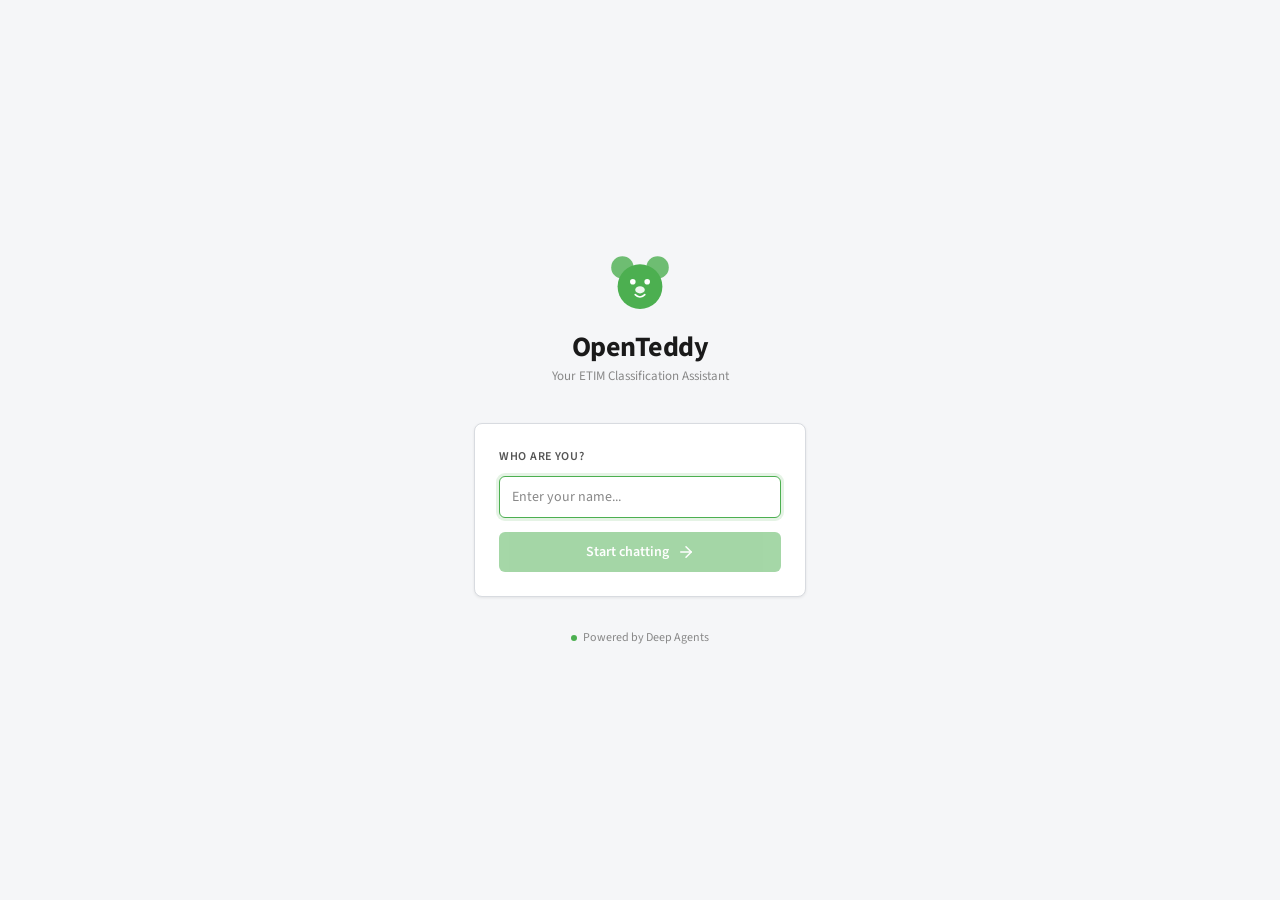
<file: frontend/index.html>
<!DOCTYPE html>
<html lang="nl">
<head>
    <meta charset="UTF-8">
    <meta name="viewport" content="width=device-width, initial-scale=1.0">
    <title>OpenTeddy</title>
    <link rel="preconnect" href="https://fonts.googleapis.com">
    <link rel="preconnect" href="https://fonts.gstatic.com" crossorigin>
    <link href="https://fonts.googleapis.com/css2?family=IBM+Plex+Mono:wght@400;500;600&family=Source+Sans+3:ital,wght@0,400;0,600;0,700;1,400&display=swap" rel="stylesheet">
    <link rel="stylesheet" href="style.css">
</head>
<body>
    <!-- Username gate -->
    <div id="login-screen" class="screen">
        <div class="login-container">
            <div class="login-brand">
                <div class="bear-icon">
                    <svg viewBox="0 0 80 80" fill="none" xmlns="http://www.w3.org/2000/svg">
                        <circle cx="18" cy="18" r="14" fill="#d4a054" opacity="0.8"/>
                        <circle cx="62" cy="18" r="14" fill="#d4a054" opacity="0.8"/>
                        <circle cx="40" cy="42" r="28" fill="#d4a054"/>
                        <circle cx="31" cy="36" r="3.5" fill="#1a1d23"/>
                        <circle cx="49" cy="36" r="3.5" fill="#1a1d23"/>
                        <ellipse cx="40" cy="46" rx="6" ry="4.5" fill="#1a1d23" opacity="0.7"/>
                        <path d="M34 52 Q40 58 46 52" stroke="#1a1d23" stroke-width="2" fill="none" stroke-linecap="round"/>
                    </svg>
                </div>
                <h1 class="login-title">OpenTeddy</h1>
                <p class="login-subtitle">Your ETIM Classification Assistant</p>
            </div>
            <div class="login-form">
                <label for="username-input" class="login-label">Who are you?</label>
                <input
                    type="text"
                    id="username-input"
                    class="login-input"
                    placeholder="Enter your name..."
                    autocomplete="off"
                    spellcheck="false"
                >
                <button id="login-btn" class="login-btn" disabled>
                    <span>Start chatting</span>
                    <svg width="18" height="18" viewBox="0 0 24 24" fill="none" stroke="currentColor" stroke-width="2" stroke-linecap="round" stroke-linejoin="round"><line x1="5" y1="12" x2="19" y2="12"/><polyline points="12 5 19 12 12 19"/></svg>
                </button>
            </div>
            <div class="login-footer">
                <span class="login-dot"></span>
                Powered by Deep Agents
            </div>
        </div>
    </div>

    <!-- Chat screen -->
    <div id="chat-screen" class="screen hidden">
        <header class="chat-header">
            <div class="header-left">
                <div class="header-bear">
                    <svg viewBox="0 0 80 80" fill="none" xmlns="http://www.w3.org/2000/svg">
                        <circle cx="18" cy="18" r="14" fill="#d4a054" opacity="0.8"/>
                        <circle cx="62" cy="18" r="14" fill="#d4a054" opacity="0.8"/>
                        <circle cx="40" cy="42" r="28" fill="#d4a054"/>
                        <circle cx="31" cy="36" r="3.5" fill="#1a1d23"/>
                        <circle cx="49" cy="36" r="3.5" fill="#1a1d23"/>
                        <ellipse cx="40" cy="46" rx="6" ry="4.5" fill="#1a1d23" opacity="0.7"/>
                        <path d="M34 52 Q40 58 46 52" stroke="#1a1d23" stroke-width="2" fill="none" stroke-linecap="round"/>
                    </svg>
                </div>
                <div class="header-info">
                    <h1 class="header-title">OpenTeddy</h1>
                    <span class="header-status" id="status-text">Ready</span>
                </div>
            </div>
            <div class="header-right">
                <span class="header-user" id="header-username"></span>
                <button class="logout-btn" id="logout-btn" title="Switch user">
                    <svg width="16" height="16" viewBox="0 0 24 24" fill="none" stroke="currentColor" stroke-width="2" stroke-linecap="round" stroke-linejoin="round"><path d="M9 21H5a2 2 0 0 1-2-2V5a2 2 0 0 1 2-2h4"/><polyline points="16 17 21 12 16 7"/><line x1="21" y1="12" x2="9" y2="12"/></svg>
                </button>
            </div>
        </header>

        <main class="chat-messages" id="messages">
            <div class="welcome-message">
                <div class="welcome-bear">
                    <svg viewBox="0 0 80 80" fill="none" xmlns="http://www.w3.org/2000/svg">
                        <circle cx="18" cy="18" r="14" fill="#d4a054" opacity="0.6"/>
                        <circle cx="62" cy="18" r="14" fill="#d4a054" opacity="0.6"/>
                        <circle cx="40" cy="42" r="28" fill="#d4a054" opacity="0.8"/>
                        <circle cx="31" cy="36" r="3.5" fill="#1a1d23"/>
                        <circle cx="49" cy="36" r="3.5" fill="#1a1d23"/>
                        <ellipse cx="40" cy="46" rx="6" ry="4.5" fill="#1a1d23" opacity="0.7"/>
                        <path d="M34 52 Q40 58 46 52" stroke="#1a1d23" stroke-width="2" fill="none" stroke-linecap="round"/>
                    </svg>
                </div>
                <p class="welcome-text">Hi! I'm your ETIM classification assistant.<br>Ask me to classify products, create spreadsheets, or browse the web.</p>
            </div>
        </main>

        <footer class="chat-input-area">
            <div class="input-container">
                <textarea
                    id="message-input"
                    class="message-input"
                    placeholder="Ask OpenTeddy something..."
                    rows="1"
                    autofocus
                ></textarea>
                <button id="send-btn" class="send-btn" disabled>
                    <svg width="20" height="20" viewBox="0 0 24 24" fill="none" stroke="currentColor" stroke-width="2" stroke-linecap="round" stroke-linejoin="round"><line x1="22" y1="2" x2="11" y2="13"/><polygon points="22 2 15 22 11 13 2 9 22 2"/></svg>
                </button>
            </div>
        </footer>
    </div>

    <script src="app.js"></script>
</body>
</html>
</file>
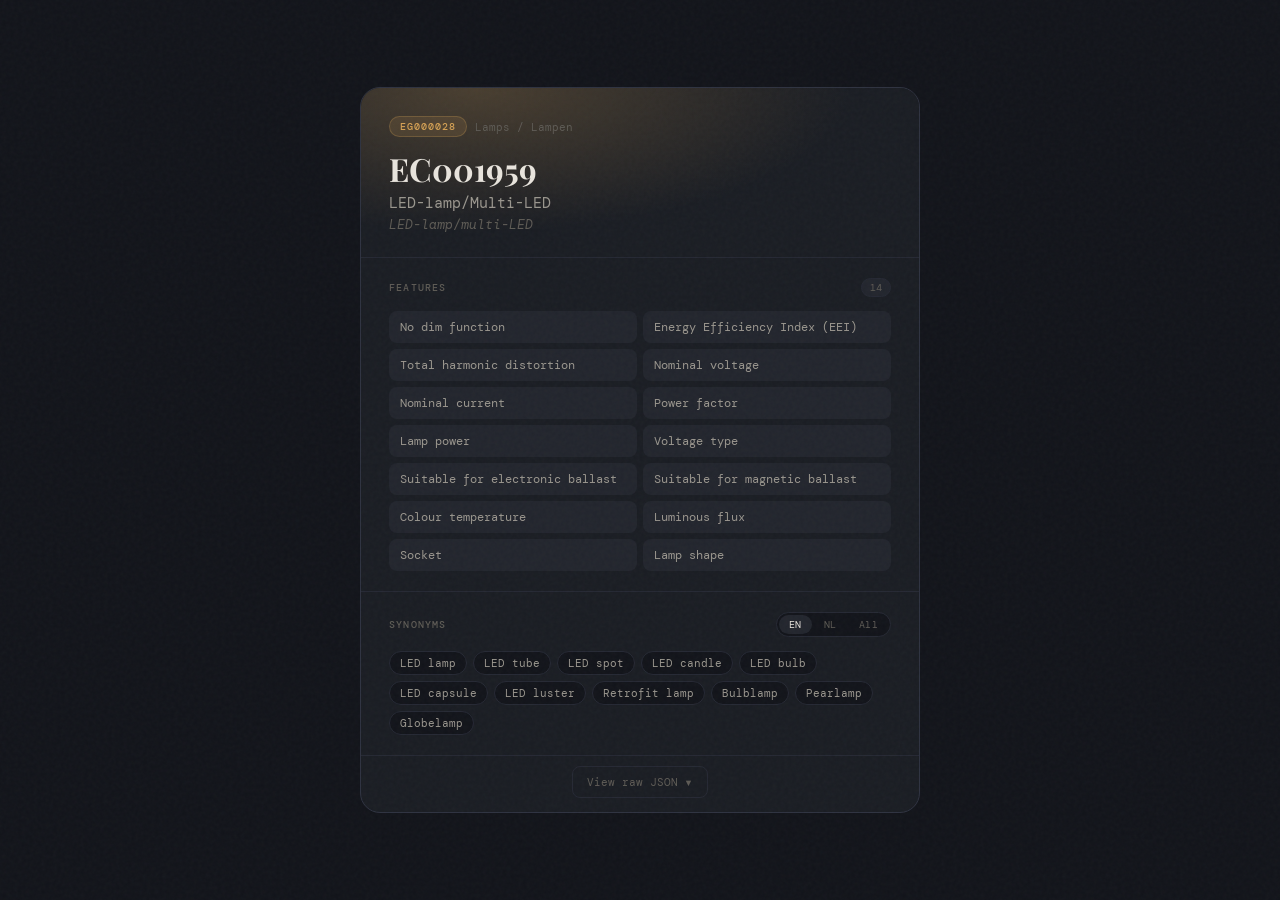
<file: frontend/etim-card.html>
<!DOCTYPE html>
<html lang="en">
<head>
    <meta charset="UTF-8">
    <meta name="viewport" content="width=device-width, initial-scale=1.0">
    <title>ETIM Classification Card</title>
    <link rel="preconnect" href="https://fonts.googleapis.com">
    <link rel="preconnect" href="https://fonts.gstatic.com" crossorigin>
    <link href="https://fonts.googleapis.com/css2?family=DM+Mono:wght@300;400;500&family=Playfair+Display:ital,wght@0,700;1,400&display=swap" rel="stylesheet">
    <style>
        :root {
            --bg-deep: #12141a;
            --bg-surface: #1a1d23;
            --bg-elevated: #22252d;
            --bg-hover: #2a2d36;
            --border: #2e3240;
            --border-subtle: #252833;
            --text-primary: #e8e4dd;
            --text-secondary: #9a968e;
            --text-muted: #5e5b55;
            --amber: #d4a054;
            --amber-soft: #d4a05422;
            --amber-glow: #d4a05440;
            --amber-bright: #e8b868;
            --green: #6ec87a;
            --green-soft: #6ec87a18;
            --blue: #5b9bd5;
            --blue-soft: #5b9bd518;
            --font-display: 'Playfair Display', Georgia, serif;
            --font-mono: 'DM Mono', 'SF Mono', monospace;
            --radius-sm: 8px;
            --radius-md: 12px;
            --radius-lg: 20px;
        }

        *, *::before, *::after { box-sizing: border-box; margin: 0; padding: 0; }

        body {
            font-family: var(--font-mono);
            background: var(--bg-deep);
            color: var(--text-primary);
            min-height: 100vh;
            display: flex;
            align-items: center;
            justify-content: center;
            padding: 40px 20px;
            -webkit-font-smoothing: antialiased;
        }

        body::before {
            content: '';
            position: fixed;
            inset: 0;
            background-image: url("data:image/svg+xml,%3Csvg viewBox='0 0 256 256' xmlns='http://www.w3.org/2000/svg'%3E%3Cfilter id='n'%3E%3CfeTurbulence type='fractalNoise' baseFrequency='0.9' numOctaves='4' stitchTiles='stitch'/%3E%3C/filter%3E%3Crect width='100%25' height='100%25' filter='url(%23n)' opacity='0.03'/%3E%3C/svg%3E");
            pointer-events: none;
            z-index: 9999;
        }

        .card-wrapper {
            width: 100%;
            max-width: 560px;
            animation: fadeUp 0.5s ease-out;
        }

        @keyframes fadeUp {
            from { opacity: 0; transform: translateY(16px); }
            to { opacity: 1; transform: translateY(0); }
        }

        /* ─── Main card ─── */
        .etim-card {
            background: var(--bg-surface);
            border: 1px solid var(--border);
            border-radius: var(--radius-lg);
            overflow: hidden;
        }

        /* ─── Hero header ─── */
        .card-hero {
            padding: 28px 28px 24px;
            background:
                radial-gradient(ellipse at 20% 0%, var(--amber-glow) 0%, transparent 60%),
                var(--bg-surface);
            border-bottom: 1px solid var(--border-subtle);
        }

        .card-eyebrow {
            display: flex;
            align-items: center;
            gap: 8px;
            margin-bottom: 14px;
        }

        .card-group-badge {
            font-size: 10px;
            text-transform: uppercase;
            letter-spacing: 0.1em;
            color: var(--amber);
            background: var(--amber-soft);
            border: 1px solid var(--amber-glow);
            padding: 3px 10px;
            border-radius: 100px;
            font-weight: 500;
        }

        .card-group-name {
            font-size: 11px;
            color: var(--text-muted);
        }

        .card-class-code {
            font-family: var(--font-display);
            font-size: 32px;
            font-weight: 700;
            color: var(--text-primary);
            line-height: 1.1;
            margin-bottom: 6px;
            text-decoration: none;
            display: inline-block;
            transition: color 0.15s;
        }

        .card-class-code:hover {
            color: var(--amber-bright);
            text-decoration: underline;
        }

        .card-class-desc {
            font-size: 15px;
            color: var(--text-secondary);
            line-height: 1.4;
        }

        .card-class-desc-nl {
            font-size: 13px;
            color: var(--text-muted);
            font-style: italic;
            margin-top: 2px;
        }

        /* ─── Features grid ─── */
        .card-section {
            padding: 20px 28px;
            border-bottom: 1px solid var(--border-subtle);
        }

        .card-section:last-child {
            border-bottom: none;
        }

        .section-header {
            display: flex;
            align-items: center;
            justify-content: space-between;
            margin-bottom: 14px;
            cursor: default;
        }

        .section-title {
            font-size: 10px;
            text-transform: uppercase;
            letter-spacing: 0.12em;
            color: var(--text-muted);
            font-weight: 500;
        }

        .section-count {
            font-size: 10px;
            color: var(--text-muted);
            background: var(--bg-elevated);
            padding: 2px 8px;
            border-radius: 100px;
            border: 1px solid var(--border-subtle);
        }

        .features-grid {
            display: grid;
            grid-template-columns: 1fr 1fr;
            gap: 6px;
        }

        .feature-item {
            font-size: 12px;
            color: var(--text-secondary);
            padding: 7px 10px;
            background: var(--bg-elevated);
            border-radius: var(--radius-sm);
            border: 1px solid transparent;
            transition: all 0.15s;
            position: relative;
            overflow: hidden;
        }

        .feature-item:hover {
            border-color: var(--border);
            color: var(--text-primary);
        }

        .feature-item .feature-nl {
            display: none;
            font-size: 11px;
            color: var(--text-muted);
            font-style: italic;
            margin-top: 2px;
        }

        .feature-item:hover .feature-nl {
            display: block;
        }

        .feature-item:hover .feature-en {
            color: var(--amber-bright);
        }

        /* ─── Synonyms ─── */
        .synonyms-wrap {
            display: flex;
            flex-wrap: wrap;
            gap: 6px;
        }

        .synonym-tag {
            font-size: 11px;
            color: var(--text-secondary);
            background: var(--bg-deep);
            border: 1px solid var(--border-subtle);
            padding: 4px 10px;
            border-radius: 100px;
            transition: all 0.15s;
        }

        .synonym-tag:hover {
            border-color: var(--amber-glow);
            color: var(--amber-bright);
            background: var(--amber-soft);
        }

        .synonym-tag.nl {
            color: var(--text-muted);
            border-style: dashed;
        }

        .synonym-tag.nl:hover {
            color: var(--blue);
            border-color: var(--blue-soft);
            background: var(--blue-soft);
        }

        /* ─── Language toggle for synonyms ─── */
        .lang-toggle {
            display: flex;
            gap: 2px;
            background: var(--bg-deep);
            border-radius: 100px;
            padding: 2px;
            border: 1px solid var(--border-subtle);
        }

        .lang-btn {
            font-family: var(--font-mono);
            font-size: 10px;
            padding: 3px 10px;
            border: none;
            border-radius: 100px;
            background: transparent;
            color: var(--text-muted);
            cursor: pointer;
            transition: all 0.15s;
            letter-spacing: 0.05em;
        }

        .lang-btn.active {
            background: var(--bg-elevated);
            color: var(--text-primary);
        }

        /* ─── Raw JSON toggle ─── */
        .raw-toggle {
            display: flex;
            align-items: center;
            justify-content: center;
            padding: 10px 28px 14px;
        }

        .raw-btn {
            font-family: var(--font-mono);
            font-size: 11px;
            color: var(--text-muted);
            background: none;
            border: 1px solid var(--border-subtle);
            border-radius: var(--radius-sm);
            padding: 6px 14px;
            cursor: pointer;
            transition: all 0.15s;
            display: flex;
            align-items: center;
            gap: 6px;
        }

        .raw-btn:hover {
            color: var(--text-secondary);
            border-color: var(--border);
        }

        .raw-btn .chevron {
            transition: transform 0.2s;
            font-size: 14px;
        }

        .raw-btn.open .chevron {
            transform: rotate(180deg);
        }

        .raw-json {
            display: none;
            margin: 0 28px 20px;
            padding: 16px;
            background: var(--bg-deep);
            border: 1px solid var(--border);
            border-radius: var(--radius-md);
            font-size: 11px;
            line-height: 1.6;
            color: var(--text-secondary);
            overflow-x: auto;
            white-space: pre;
            max-height: 400px;
            overflow-y: auto;
        }

        .raw-json.visible {
            display: block;
            animation: fadeIn 0.2s ease-out;
        }

        @keyframes fadeIn {
            from { opacity: 0; }
            to { opacity: 1; }
        }

        .raw-json::-webkit-scrollbar { width: 6px; height: 6px; }
        .raw-json::-webkit-scrollbar-track { background: transparent; }
        .raw-json::-webkit-scrollbar-thumb { background: var(--border); border-radius: 3px; }

        /* JSON syntax colors */
        .json-key { color: var(--amber); }
        .json-string { color: var(--green); }
        .json-bracket { color: var(--text-muted); }

        @media (max-width: 500px) {
            .features-grid { grid-template-columns: 1fr; }
            .card-hero { padding: 22px 20px 20px; }
            .card-section { padding: 16px 20px; }
            .card-class-code { font-size: 26px; }
        }
    </style>
</head>
<body>

<div class="card-wrapper">
    <div class="etim-card" id="etim-card"></div>
</div>

<script>
const data = {
    "group_code": "EG000028",
    "group_description_en": "Lamps",
    "group_description_nl": "Lampen",
    "class_code": "EC001959",
    "class_description_en": "LED-lamp/Multi-LED",
    "class_description_nl": "LED-lamp/multi-LED",
    "features": [
        {"en": "No dim function", "nl": "Geen dimfunctie"},
        {"en": "Energy Efficiency Index (EEI)", "nl": "Energie-efficiëntie-index (EEI)"},
        {"en": "Total harmonic distortion", "nl": "Totale harmonische vervorming"},
        {"en": "Nominal voltage", "nl": "Nominale spanning"},
        {"en": "Nominal current", "nl": "Nominale stroom"},
        {"en": "Power factor", "nl": "Vermogensfactor"},
        {"en": "Lamp power", "nl": "Lampvermogen"},
        {"en": "Voltage type", "nl": "Spanningstype"},
        {"en": "Suitable for electronic ballast", "nl": "Geschikt voor elektronisch voorschakelapparaat"},
        {"en": "Suitable for magnetic ballast", "nl": "Geschikt voor magnetisch voorschakelapparaat"},
        {"en": "Colour temperature", "nl": "Kleurtemperatuur"},
        {"en": "Luminous flux", "nl": "Lichtstroom"},
        {"en": "Socket", "nl": "Lampfitting"},
        {"en": "Lamp shape", "nl": "Lamvorm"}
    ],
    "synonyms_nl": ["LED lamp", "LED buis", "LED spot", "LED kaars", "LED peer", "LED capsule", "LED-TL", "Retrofit-lamp", "Bollamp", "Peerlamp", "Kaarslamp", "Globelamp", "Kogellamp"],
    "synonyms_en": ["LED lamp", "LED tube", "LED spot", "LED candle", "LED bulb", "LED capsule", "LED luster", "Retrofit lamp", "Bulblamp", "Pearlamp", "Globelamp"]
};

function renderCard(d) {
    const card = document.getElementById("etim-card");

    const featuresHtml = d.features.map(f =>
        `<div class="feature-item">
            <div class="feature-en">${esc(f.en)}</div>
            <div class="feature-nl">${esc(f.nl)}</div>
        </div>`
    ).join("");

    const synEnHtml = (d.synonyms_en || []).map(s => `<span class="synonym-tag">${esc(s)}</span>`).join("");
    const synNlHtml = (d.synonyms_nl || []).map(s => `<span class="synonym-tag nl">${esc(s)}</span>`).join("");

    const jsonHtml = syntaxHighlight(JSON.stringify(d, null, 2));

    card.innerHTML = `
        <div class="card-hero">
            <div class="card-eyebrow">
                <span class="card-group-badge">${esc(d.group_code)}</span>
                <span class="card-group-name">${esc(d.group_description_en)} / ${esc(d.group_description_nl)}</span>
            </div>
            <a class="card-class-code" href="https://prod.etim-international.com/Class/Details?classId=${encodeURIComponent(d.class_code)}" target="_blank" rel="noopener">${esc(d.class_code)}</a>
            <div class="card-class-desc">${esc(d.class_description_en)}</div>
            <div class="card-class-desc-nl">${esc(d.class_description_nl)}</div>
        </div>

        <div class="card-section">
            <div class="section-header">
                <span class="section-title">Features</span>
                <span class="section-count">${d.features.length}</span>
            </div>
            <div class="features-grid">${featuresHtml}</div>
        </div>

        <div class="card-section">
            <div class="section-header">
                <span class="section-title">Synonyms</span>
                <div class="lang-toggle">
                    <button class="lang-btn active" data-lang="en" onclick="toggleSynLang('en')">EN</button>
                    <button class="lang-btn" data-lang="nl" onclick="toggleSynLang('nl')">NL</button>
                    <button class="lang-btn" data-lang="all" onclick="toggleSynLang('all')">All</button>
                </div>
            </div>
            <div class="synonyms-wrap" id="synonyms-en">${synEnHtml}</div>
            <div class="synonyms-wrap" id="synonyms-nl" style="display:none">${synNlHtml}</div>
            <div class="synonyms-wrap" id="synonyms-all" style="display:none">${synEnHtml}${synNlHtml}</div>
        </div>

        <div class="raw-toggle">
            <button class="raw-btn" onclick="toggleRaw(this)">
                <span>View raw JSON</span>
                <span class="chevron">&#9662;</span>
            </button>
        </div>
        <div class="raw-json" id="raw-json">${jsonHtml}</div>
    `;
}

function toggleSynLang(lang) {
    document.querySelectorAll('.lang-btn').forEach(b => b.classList.toggle('active', b.dataset.lang === lang));
    document.getElementById('synonyms-en').style.display = lang === 'en' ? 'flex' : 'none';
    document.getElementById('synonyms-nl').style.display = lang === 'nl' ? 'flex' : 'none';
    document.getElementById('synonyms-all').style.display = lang === 'all' ? 'flex' : 'none';
}

function toggleRaw(btn) {
    const el = document.getElementById('raw-json');
    btn.classList.toggle('open');
    el.classList.toggle('visible');
    btn.querySelector('span').textContent = el.classList.contains('visible') ? 'Hide raw JSON' : 'View raw JSON';
}

function syntaxHighlight(json) {
    return esc(json)
        .replace(/"([^"]+)"(?=\s*:)/g, '<span class="json-key">"$1"</span>')
        .replace(/:\s*"([^"]*?)"/g, ': <span class="json-string">"$1"</span>')
        .replace(/[{}\[\]]/g, '<span class="json-bracket">$&</span>');
}

function esc(s) {
    const d = document.createElement('div');
    d.textContent = s;
    return d.innerHTML;
}

renderCard(data);
</script>
</body>
</html>
</file>
<file: frontend/style.css>
/* ─── Design tokens — 2BA/Unifeed corporate style ─── */
:root {
    --green: #4caf50;
    --green-dark: #388e3c;
    --green-deep: #2e7d32;
    --green-soft: #4caf5014;
    --green-glow: #4caf5025;

    --blue: #1565c0;
    --blue-soft: #1565c010;
    --red: #c62828;

    --bg-white: #ffffff;
    --bg-light: #f5f6f8;
    --bg-subtle: #eceef1;
    --bg-header: var(--green);

    --text-primary: #1a1a1a;
    --text-secondary: #555555;
    --text-muted: #888888;
    --text-on-green: #ffffff;

    --border: #d8dbe0;
    --border-light: #e8eaed;
    --border-focus: var(--green);

    --font-body: 'Source Sans 3', 'Segoe UI', system-ui, sans-serif;
    --font-mono: 'IBM Plex Mono', 'SF Mono', monospace;
    --font-display: 'Source Sans 3', 'Segoe UI', system-ui, sans-serif;

    --radius-sm: 4px;
    --radius-md: 6px;
    --radius-lg: 8px;
    --radius-full: 9999px;

    --shadow-sm: 0 1px 3px rgba(0,0,0,0.08);
    --shadow-md: 0 2px 8px rgba(0,0,0,0.1);
    --shadow-lg: 0 4px 16px rgba(0,0,0,0.12);
}

/* ─── Reset ─── */
*, *::before, *::after { box-sizing: border-box; margin: 0; padding: 0; }

body {
    font-family: var(--font-body);
    font-weight: 400;
    background: var(--bg-light);
    color: var(--text-primary);
    height: 100dvh;
    overflow: hidden;
    -webkit-font-smoothing: antialiased;
    font-size: 14px;
    line-height: 1.5;
}

.screen { height: 100dvh; }
.hidden { display: none !important; }

/* ═══════════════════════════════════════════
   LOGIN SCREEN
   ═══════════════════════════════════════════ */

#login-screen {
    display: flex;
    flex-direction: column;
    align-items: center;
    justify-content: center;
    background: var(--bg-light);
}

.login-container {
    width: 100%;
    max-width: 380px;
    padding: 0 24px;
    animation: fadeInUp 0.4s ease-out;
}

@keyframes fadeInUp {
    from { opacity: 0; transform: translateY(12px); }
    to { opacity: 1; transform: translateY(0); }
}

.login-brand {
    text-align: center;
    margin-bottom: 36px;
}

.bear-icon {
    width: 64px;
    height: 64px;
    margin: 0 auto 16px;
}

.bear-icon svg circle[fill="#d4a054"] { fill: var(--green); }
.bear-icon svg circle[fill="#1a1d23"] { fill: #ffffff; }
.bear-icon svg ellipse[fill="#1a1d23"] { fill: #ffffff; opacity: 0.9; }
.bear-icon svg path { stroke: #ffffff; }

.login-title {
    font-family: var(--font-display);
    font-size: 28px;
    font-weight: 700;
    color: var(--text-primary);
    letter-spacing: -0.02em;
    line-height: 1;
}

.login-subtitle {
    font-size: 13px;
    color: var(--text-muted);
    margin-top: 6px;
}

.login-form {
    display: flex;
    flex-direction: column;
    gap: 10px;
    background: var(--bg-white);
    padding: 24px;
    border-radius: var(--radius-lg);
    border: 1px solid var(--border);
    box-shadow: var(--shadow-sm);
}

.login-label {
    font-size: 12px;
    font-weight: 600;
    text-transform: uppercase;
    letter-spacing: 0.06em;
    color: var(--text-secondary);
}

.login-input {
    font-family: var(--font-body);
    font-size: 14px;
    padding: 10px 12px;
    background: var(--bg-white);
    border: 1px solid var(--border);
    border-radius: var(--radius-md);
    color: var(--text-primary);
    outline: none;
    transition: border-color 0.15s, box-shadow 0.15s;
}

.login-input:focus {
    border-color: var(--green);
    box-shadow: 0 0 0 3px var(--green-glow);
}

.login-input::placeholder {
    color: var(--text-muted);
}

.login-btn {
    font-family: var(--font-body);
    font-size: 14px;
    font-weight: 600;
    padding: 10px 16px;
    background: var(--green);
    color: var(--text-on-green);
    border: none;
    border-radius: var(--radius-md);
    cursor: pointer;
    display: flex;
    align-items: center;
    justify-content: center;
    gap: 8px;
    transition: background 0.15s;
    margin-top: 4px;
}

.login-btn:hover:not(:disabled) {
    background: var(--green-dark);
}

.login-btn:disabled {
    opacity: 0.5;
    cursor: not-allowed;
}

.login-btn svg { stroke: var(--text-on-green); }

.login-footer {
    text-align: center;
    margin-top: 32px;
    font-size: 12px;
    color: var(--text-muted);
    display: flex;
    align-items: center;
    justify-content: center;
    gap: 6px;
}

.login-dot {
    width: 6px;
    height: 6px;
    border-radius: 50%;
    background: var(--green);
}

/* ═══════════════════════════════════════════
   CHAT SCREEN
   ═══════════════════════════════════════════ */

#chat-screen {
    display: flex;
    flex-direction: column;
    height: 100dvh;
    background: var(--bg-light);
    animation: fadeIn 0.2s ease-out;
}

@keyframes fadeIn {
    from { opacity: 0; }
    to { opacity: 1; }
}

/* ─── Header (green bar like 2BA) ─── */
.chat-header {
    display: flex;
    align-items: center;
    justify-content: space-between;
    padding: 0 20px;
    height: 52px;
    background: var(--green);
    color: var(--text-on-green);
    flex-shrink: 0;
    box-shadow: 0 2px 4px rgba(0,0,0,0.15);
    position: relative;
    z-index: 10;
}

.header-left {
    display: flex;
    align-items: center;
    gap: 10px;
}

.header-bear {
    width: 32px;
    height: 32px;
    flex-shrink: 0;
    filter: brightness(10);
}

.header-info { display: flex; flex-direction: column; }

.header-title {
    font-size: 16px;
    font-weight: 700;
    line-height: 1.1;
    letter-spacing: -0.01em;
}

.header-status {
    font-size: 11px;
    opacity: 0.8;
}

.header-right {
    display: flex;
    align-items: center;
    gap: 10px;
}

.header-user {
    font-size: 12px;
    color: var(--text-on-green);
    background: rgba(255,255,255,0.18);
    padding: 4px 12px;
    border-radius: var(--radius-full);
    font-weight: 500;
}

.logout-btn {
    background: rgba(255,255,255,0.15);
    border: 1px solid rgba(255,255,255,0.25);
    border-radius: var(--radius-sm);
    color: var(--text-on-green);
    cursor: pointer;
    padding: 5px;
    display: flex;
    align-items: center;
    transition: background 0.15s;
}

.logout-btn:hover {
    background: rgba(255,255,255,0.28);
}

.logout-btn svg { stroke: var(--text-on-green); }

/* ─── Messages ─── */
.chat-messages {
    flex: 1;
    overflow-y: auto;
    padding: 20px;
    display: flex;
    flex-direction: column;
    gap: 16px;
    scroll-behavior: smooth;
}

.chat-messages::-webkit-scrollbar { width: 6px; }
.chat-messages::-webkit-scrollbar-track { background: transparent; }
.chat-messages::-webkit-scrollbar-thumb { background: var(--border); border-radius: 3px; }

.welcome-message {
    display: flex;
    flex-direction: column;
    align-items: center;
    text-align: center;
    padding: 60px 20px;
}

.welcome-bear {
    width: 52px;
    height: 52px;
    margin-bottom: 14px;
    opacity: 0.35;
}

.welcome-bear svg circle[fill="#d4a054"] { fill: var(--green); opacity: 0.5; }

.welcome-text {
    font-size: 14px;
    color: var(--text-muted);
    line-height: 1.7;
}

/* Message bubbles */
.message {
    display: flex;
    gap: 10px;
    max-width: 75%;
    animation: msgIn 0.25s ease-out;
}

@keyframes msgIn {
    from { opacity: 0; transform: translateY(6px); }
    to { opacity: 1; transform: translateY(0); }
}

.message.user {
    align-self: flex-end;
    flex-direction: row-reverse;
}

.message-avatar {
    width: 30px;
    height: 30px;
    border-radius: var(--radius-sm);
    flex-shrink: 0;
    display: flex;
    align-items: center;
    justify-content: center;
    font-size: 12px;
    font-weight: 600;
}

.message.assistant .message-avatar {
    background: var(--green-soft);
    border: 1px solid var(--green-glow);
    color: var(--green-dark);
}

.message.assistant .message-avatar svg {
    width: 18px;
    height: 18px;
}

.message.assistant .message-avatar svg circle[fill="#d4a054"] { fill: var(--green); }

.message.user .message-avatar {
    background: var(--bg-subtle);
    border: 1px solid var(--border);
    color: var(--text-secondary);
}

.message-content {
    padding: 10px 14px;
    border-radius: var(--radius-md);
    font-size: 14px;
    line-height: 1.6;
    word-break: break-word;
}

.message.assistant .message-content {
    background: var(--bg-white);
    border: 1px solid var(--border);
    color: var(--text-primary);
    box-shadow: var(--shadow-sm);
}

.message.user .message-content {
    background: var(--green);
    color: var(--text-on-green);
    border: none;
    box-shadow: var(--shadow-sm);
}

/* Markdown in assistant messages */
.message-content p { margin-bottom: 6px; }
.message-content p:last-child { margin-bottom: 0; }
.message-content strong { color: var(--green-deep); font-weight: 600; }
.message-content code {
    font-family: var(--font-mono);
    font-size: 12px;
    background: var(--bg-light);
    padding: 1px 5px;
    border-radius: 3px;
    border: 1px solid var(--border-light);
    color: var(--text-secondary);
}
.message-content pre {
    background: var(--bg-light);
    padding: 10px 12px;
    border-radius: var(--radius-sm);
    border: 1px solid var(--border);
    overflow-x: auto;
    margin: 6px 0;
}
.message-content pre code {
    background: none;
    padding: 0;
    border: none;
    font-size: 12px;
    color: var(--text-primary);
}
.message-content ul, .message-content ol {
    padding-left: 18px;
    margin: 4px 0;
}
.message-content li { margin-bottom: 3px; }
.message-content table {
    border-collapse: collapse;
    margin: 6px 0;
    font-size: 12px;
    width: 100%;
}
.message-content th, .message-content td {
    border: 1px solid var(--border);
    padding: 5px 8px;
    text-align: left;
}
.message-content th {
    background: var(--bg-light);
    color: var(--green-deep);
    font-weight: 600;
    font-size: 11px;
    text-transform: uppercase;
    letter-spacing: 0.03em;
}

/* Typing indicator */
.typing-indicator {
    display: flex;
    gap: 5px;
    padding: 12px 14px;
}

.typing-indicator span {
    width: 7px;
    height: 7px;
    border-radius: 50%;
    background: var(--green);
    opacity: 0.3;
    animation: typingDot 1.4s ease-in-out infinite;
}

.typing-indicator span:nth-child(2) { animation-delay: 0.2s; }
.typing-indicator span:nth-child(3) { animation-delay: 0.4s; }

@keyframes typingDot {
    0%, 60%, 100% { opacity: 0.25; transform: scale(1); }
    30% { opacity: 0.8; transform: scale(1.15); }
}

/* ─── Input area ─── */
.chat-input-area {
    padding: 12px 20px 16px;
    background: var(--bg-white);
    border-top: 1px solid var(--border);
    flex-shrink: 0;
}

.input-container {
    display: flex;
    align-items: flex-end;
    gap: 8px;
    background: var(--bg-white);
    border: 1px solid var(--border);
    border-radius: var(--radius-md);
    padding: 3px 3px 3px 14px;
    transition: border-color 0.15s, box-shadow 0.15s;
}

.input-container:focus-within {
    border-color: var(--green);
    box-shadow: 0 0 0 3px var(--green-glow);
}

.message-input {
    flex: 1;
    font-family: var(--font-body);
    font-size: 14px;
    color: var(--text-primary);
    background: transparent;
    border: none;
    outline: none;
    resize: none;
    padding: 8px 0;
    max-height: 120px;
    line-height: 1.5;
}

.message-input::placeholder {
    color: var(--text-muted);
}

.send-btn {
    width: 36px;
    height: 36px;
    border-radius: var(--radius-sm);
    background: var(--green);
    color: var(--text-on-green);
    border: none;
    cursor: pointer;
    display: flex;
    align-items: center;
    justify-content: center;
    flex-shrink: 0;
    transition: background 0.15s;
}

.send-btn svg { stroke: var(--text-on-green); }

.send-btn:hover:not(:disabled) {
    background: var(--green-dark);
}

.send-btn:disabled {
    opacity: 0.35;
    cursor: not-allowed;
}

/* ═══════════════════════════════════════════
   ETIM CARD (inline in chat messages)
   ═══════════════════════════════════════════ */

.message.assistant .message-content:has(.etim-card) {
    padding: 0;
    background: none;
    border: none;
    box-shadow: none;
}

.etim-card {
    background: var(--bg-white);
    border: 1px solid var(--border);
    border-radius: var(--radius-lg);
    overflow: hidden;
    min-width: 340px;
    box-shadow: var(--shadow-md);
}

.etim-source-url {
    padding: 8px 18px;
    background: var(--bg-light);
    border-bottom: 1px solid var(--border-light);
    font-size: 11px;
    color: var(--text-muted);
    overflow: hidden;
    text-overflow: ellipsis;
    white-space: nowrap;
}

.etim-source-label {
    font-weight: 600;
    color: var(--text-secondary);
}

.etim-source-url a {
    color: var(--blue);
    text-decoration: none;
}

.etim-source-url a:hover {
    text-decoration: underline;
}

.etim-hero {
    padding: 16px 18px 14px;
    background: var(--bg-white);
    border-bottom: 1px solid var(--border-light);
    border-left: 3px solid var(--green);
}

.etim-eyebrow {
    display: flex;
    align-items: center;
    gap: 8px;
    margin-bottom: 8px;
    flex-wrap: wrap;
}

.etim-group-badge {
    font-family: var(--font-mono);
    font-size: 10px;
    letter-spacing: 0.04em;
    color: var(--text-on-green);
    background: var(--green);
    padding: 2px 8px;
    border-radius: var(--radius-sm);
    font-weight: 600;
}

.etim-group-name {
    font-size: 12px;
    color: var(--text-muted);
}

.etim-confidence {
    font-size: 10px;
    padding: 2px 8px;
    border-radius: var(--radius-sm);
    font-weight: 600;
    text-transform: uppercase;
    letter-spacing: 0.04em;
    margin-left: auto;
}

.etim-confidence-high {
    color: var(--text-on-green);
    background: var(--green);
}

.etim-confidence-medium {
    color: #6d4c00;
    background: #fff3cd;
    border: 1px solid #ffc107;
}

.etim-confidence-low {
    color: var(--text-on-green);
    background: var(--red);
}

.etim-class-code {
    font-family: var(--font-mono);
    font-size: 22px;
    font-weight: 700;
    color: var(--blue);
    line-height: 1.1;
    margin-bottom: 4px;
    text-decoration: none;
    display: inline-block;
    transition: color 0.12s;
}

.etim-class-code:hover {
    color: var(--green-deep);
    text-decoration: underline;
}

.etim-class-desc {
    font-size: 14px;
    font-weight: 600;
    color: var(--text-primary);
}

.etim-class-desc-sub {
    font-size: 12px;
    color: var(--text-muted);
    font-style: italic;
    margin-top: 1px;
}

.etim-reasoning {
    font-size: 12px;
    color: var(--text-secondary);
    margin-top: 8px;
    padding-top: 8px;
    border-top: 1px solid var(--border-light);
    line-height: 1.5;
}

.etim-section {
    padding: 12px 18px;
    border-bottom: 1px solid var(--border-light);
}

.etim-section-header {
    display: flex;
    align-items: center;
    justify-content: space-between;
    margin-bottom: 8px;
}

.etim-section-title {
    font-size: 11px;
    text-transform: uppercase;
    letter-spacing: 0.08em;
    color: var(--text-muted);
    font-weight: 600;
}

.etim-section-count {
    font-size: 10px;
    color: var(--text-muted);
    background: var(--bg-light);
    padding: 1px 6px;
    border-radius: var(--radius-sm);
    border: 1px solid var(--border-light);
    font-family: var(--font-mono);
}

.etim-features-grid {
    display: grid;
    grid-template-columns: 1fr 1fr;
    gap: 3px;
}

.etim-features-grid.etim-features-filled {
    grid-template-columns: 1fr;
    gap: 4px;
}

.etim-feature-item {
    font-size: 12px;
    color: var(--text-secondary);
    padding: 5px 8px;
    background: var(--bg-light);
    border-radius: var(--radius-sm);
    border: 1px solid transparent;
    transition: all 0.12s;
}

.etim-feature-item:hover {
    border-color: var(--border);
    background: var(--bg-white);
}

.etim-feature-code {
    font-family: var(--font-mono);
    font-size: 10px;
    color: var(--text-muted);
    background: var(--bg-white);
    border: 1px solid var(--border-light);
    padding: 0 4px;
    border-radius: 3px;
    margin-right: 6px;
    flex-shrink: 0;
}

.etim-feature-label {
    font-size: 12px;
}

.etim-feature-item {
    display: flex;
    align-items: baseline;
    flex-wrap: wrap;
}

.etim-feature-en {
    display: none;
    font-size: 10px;
    color: var(--text-muted);
    font-style: italic;
    width: 100%;
    margin-top: 1px;
    padding-left: 46px;
}

.etim-feature-item:hover .etim-feature-en { display: block; }
.etim-feature-item:hover .etim-feature-label { color: var(--green-deep); font-weight: 500; }
.etim-feature-item:hover .etim-feature-code { border-color: var(--green); color: var(--green-deep); }

/* Filled feature cards */
.etim-filled-feature {
    flex-direction: column;
    align-items: stretch;
    padding: 8px 10px;
    gap: 3px;
}

.etim-filled-feature .etim-feature-header {
    display: flex;
    align-items: baseline;
    gap: 6px;
}

.etim-feature-value-row {
    display: flex;
    align-items: center;
    gap: 6px;
    margin-top: 2px;
    padding-left: 46px;
}

.etim-feature-value {
    font-family: var(--font-mono);
    font-size: 13px;
    font-weight: 600;
    color: var(--text-primary);
}

.etim-feature-value.etim-val-unknown {
    color: var(--text-muted);
    font-weight: 400;
    font-style: italic;
}

.etim-val-badge {
    font-size: 9px;
    font-weight: 600;
    text-transform: uppercase;
    letter-spacing: 0.04em;
    padding: 1px 6px;
    border-radius: var(--radius-sm);
}

.etim-val-badge.etim-val-high {
    color: var(--text-on-green);
    background: var(--green);
}

.etim-val-badge.etim-val-medium {
    color: #6d4c00;
    background: #fff3cd;
}

.etim-val-badge.etim-val-low {
    color: #fff;
    background: #e67e22;
}

.etim-val-badge.etim-val-unknown {
    color: var(--text-muted);
    background: var(--bg-subtle);
    border: 1px solid var(--border-light);
}

.etim-ev-code {
    font-family: var(--font-mono);
    font-size: 9px;
    color: var(--blue);
    background: var(--blue-soft);
    border: 1px solid #1565c025;
    padding: 1px 5px;
    border-radius: 3px;
    font-weight: 500;
}

.etim-val-source {
    font-size: 10px;
    color: var(--text-muted);
    font-style: italic;
    padding-left: 46px;
    line-height: 1.3;
}

.etim-filled-feature .etim-feature-en {
    padding-left: 46px;
}

.etim-syn-wrap {
    display: flex;
    flex-wrap: wrap;
    gap: 4px;
}

.etim-syn-tag {
    font-size: 11px;
    color: var(--text-secondary);
    background: var(--bg-light);
    border: 1px solid var(--border-light);
    padding: 2px 8px;
    border-radius: var(--radius-full);
    transition: all 0.12s;
}

.etim-syn-tag:hover {
    border-color: var(--green);
    color: var(--green-deep);
    background: var(--green-soft);
}

.etim-syn-tag.nl {
    color: var(--text-muted);
    border-style: dashed;
}

.etim-syn-tag.nl:hover {
    color: var(--blue);
    border-color: var(--blue);
    background: var(--blue-soft);
}

.etim-lang-toggle {
    display: flex;
    gap: 1px;
    background: var(--bg-light);
    border-radius: var(--radius-full);
    padding: 2px;
    border: 1px solid var(--border-light);
}

.etim-lang-btn {
    font-family: var(--font-body);
    font-size: 10px;
    font-weight: 600;
    padding: 2px 8px;
    border: none;
    border-radius: var(--radius-full);
    background: transparent;
    color: var(--text-muted);
    cursor: pointer;
    transition: all 0.12s;
}

.etim-lang-btn.active {
    background: var(--bg-white);
    color: var(--text-primary);
    box-shadow: var(--shadow-sm);
}

.etim-raw-toggle {
    display: flex;
    justify-content: center;
    padding: 8px 18px;
}

.etim-raw-btn {
    font-family: var(--font-body);
    font-size: 11px;
    color: var(--text-muted);
    background: none;
    border: 1px solid var(--border-light);
    border-radius: var(--radius-sm);
    padding: 3px 10px;
    cursor: pointer;
    transition: all 0.12s;
    display: flex;
    align-items: center;
    gap: 4px;
}

.etim-raw-btn:hover {
    color: var(--text-secondary);
    border-color: var(--border);
}

.etim-chevron {
    transition: transform 0.2s;
    font-size: 11px;
}

.etim-raw-btn.open .etim-chevron {
    transform: rotate(180deg);
}

.etim-raw-json {
    display: none;
    margin: 0 18px 12px;
    padding: 10px;
    background: var(--bg-light);
    border: 1px solid var(--border);
    border-radius: var(--radius-sm);
    font-family: var(--font-mono);
    font-size: 10px;
    line-height: 1.6;
    color: var(--text-secondary);
    overflow-x: auto;
    white-space: pre;
    max-height: 280px;
    overflow-y: auto;
}

.etim-raw-json::-webkit-scrollbar { width: 5px; height: 5px; }
.etim-raw-json::-webkit-scrollbar-track { background: transparent; }
.etim-raw-json::-webkit-scrollbar-thumb { background: var(--border); border-radius: 3px; }

.json-key { color: var(--green-deep); }
.json-string { color: var(--blue); }
.json-bracket { color: var(--text-muted); }

/* ─── Responsive ─── */
@media (max-width: 600px) {
    .message { max-width: 92%; }
    .chat-header { padding: 0 14px; }
    .chat-messages { padding: 14px; }
    .chat-input-area { padding: 10px 14px 14px; }
    .login-title { font-size: 24px; }
    .etim-features-grid { grid-template-columns: 1fr; }
}
</file>
